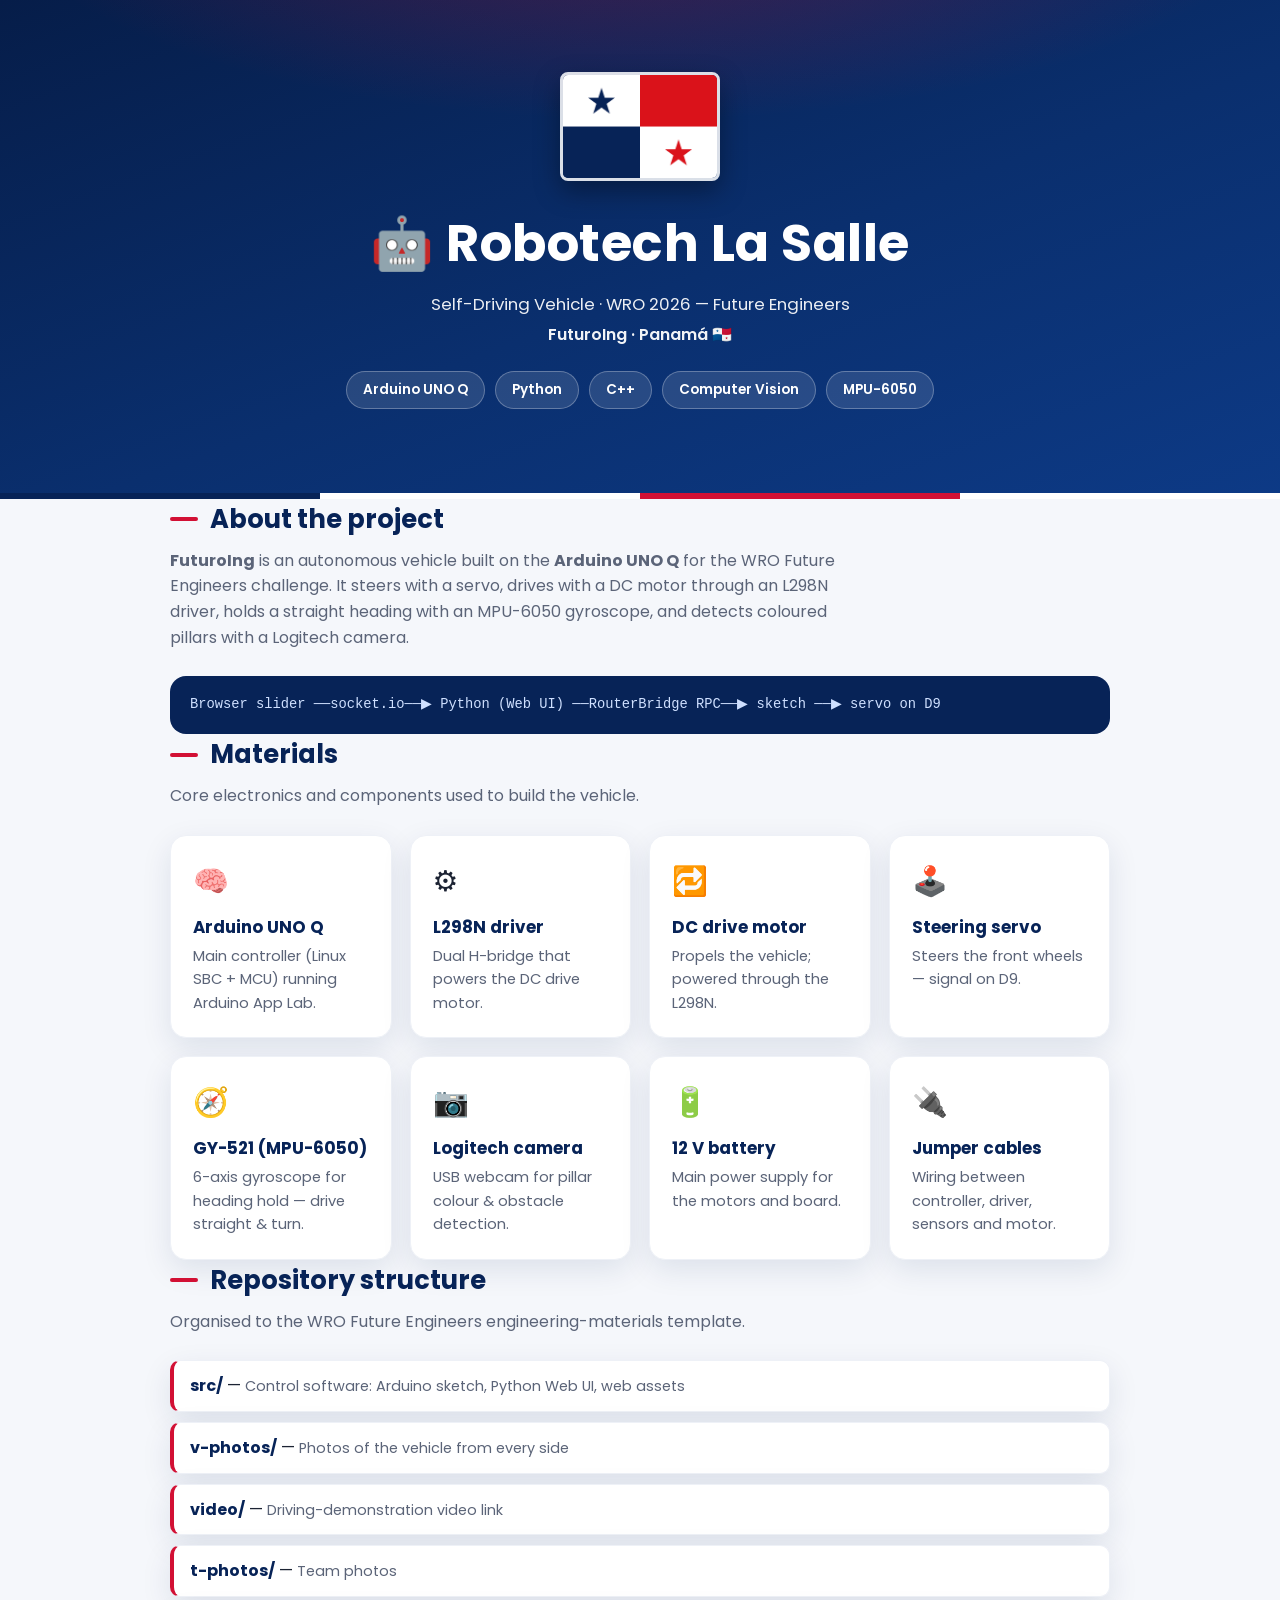
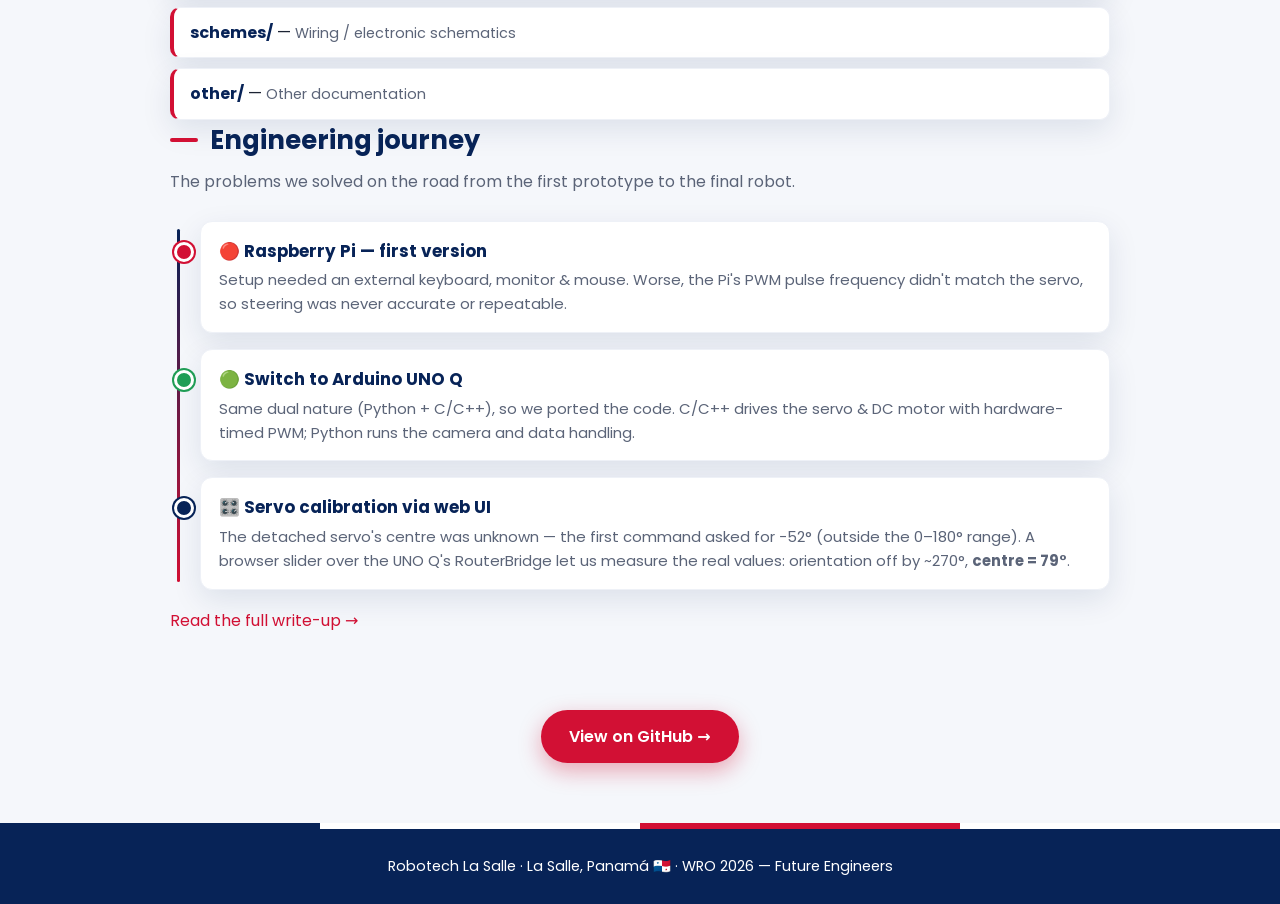
<file: docs/index.html>
<!DOCTYPE html>
<html lang="en">
<head>
  <meta charset="UTF-8" />
  <meta name="viewport" content="width=device-width, initial-scale=1.0" />
  <title>Robotech La Salle · FuturoIng — WRO 2026</title>
  <meta name="description" content="Robotech La Salle — FuturoIng autonomous vehicle for WRO 2026 Future Engineers. La Salle, Panamá." />
  <link rel="preconnect" href="https://fonts.googleapis.com" />
  <link rel="preconnect" href="https://fonts.gstatic.com" crossorigin />
  <link href="https://fonts.googleapis.com/css2?family=Poppins:wght@400;600;700&display=swap" rel="stylesheet" />
  <link rel="stylesheet" href="style.css" />
</head>
<body>

  <header class="hero">
    <img class="flag" src="panama-flag.png" alt="Bandera de Panamá" />
    <h1>🤖 Robotech La Salle</h1>
    <p class="tag">Self-Driving Vehicle · WRO 2026 — Future Engineers</p>
    <p class="loc">FuturoIng · Panamá 🇵🇦</p>
    <div class="pills">
      <span class="pill">Arduino UNO Q</span>
      <span class="pill">Python</span>
      <span class="pill">C++</span>
      <span class="pill">Computer Vision</span>
      <span class="pill">MPU-6050</span>
    </div>
  </header>

  <main>
    <section class="wrap">
      <h2 class="section-title">About the project</h2>
      <p class="lead">
        <strong>FuturoIng</strong> is an autonomous vehicle built on the
        <strong>Arduino UNO Q</strong> for the WRO Future Engineers challenge.
        It steers with a servo, drives with a DC motor through an L298N driver,
        holds a straight heading with an MPU-6050 gyroscope, and detects coloured
        pillars with a Logitech camera.
      </p>
      <div class="flow">Browser slider ──socket.io──▶ Python (Web UI) ──RouterBridge RPC──▶ sketch ──▶ servo on D9</div>
    </section>

    <section class="wrap">
      <h2 class="section-title">Materials</h2>
      <p class="lead">Core electronics and components used to build the vehicle.</p>
      <div class="grid">
        <div class="card"><div class="ico">🧠</div><h3>Arduino UNO Q</h3><p>Main controller (Linux SBC + MCU) running Arduino App Lab.</p></div>
        <div class="card"><div class="ico">⚙️</div><h3>L298N driver</h3><p>Dual H-bridge that powers the DC drive motor.</p></div>
        <div class="card"><div class="ico">🔁</div><h3>DC drive motor</h3><p>Propels the vehicle; powered through the L298N.</p></div>
        <div class="card"><div class="ico">🕹️</div><h3>Steering servo</h3><p>Steers the front wheels — signal on D9.</p></div>
        <div class="card"><div class="ico">🧭</div><h3>GY-521 (MPU-6050)</h3><p>6-axis gyroscope for heading hold — drive straight &amp; turn.</p></div>
        <div class="card"><div class="ico">📷</div><h3>Logitech camera</h3><p>USB webcam for pillar colour &amp; obstacle detection.</p></div>
        <div class="card"><div class="ico">🔋</div><h3>12 V battery</h3><p>Main power supply for the motors and board.</p></div>
        <div class="card"><div class="ico">🔌</div><h3>Jumper cables</h3><p>Wiring between controller, driver, sensors and motor.</p></div>
      </div>
    </section>

    <section class="wrap">
      <h2 class="section-title">Repository structure</h2>
      <p class="lead">Organised to the WRO Future Engineers engineering-materials template.</p>
      <ul class="tree">
        <li><b>src/</b> — <span>Control software: Arduino sketch, Python Web UI, web assets</span></li>
        <li><b>v-photos/</b> — <span>Photos of the vehicle from every side</span></li>
        <li><b>video/</b> — <span>Driving-demonstration video link</span></li>
        <li><b>t-photos/</b> — <span>Team photos</span></li>
        <li><b>schemes/</b> — <span>Wiring / electronic schematics</span></li>
        <li><b>other/</b> — <span>Other documentation</span></li>
      </ul>
    </section>

    <section class="wrap">
      <h2 class="section-title">Engineering journey</h2>
      <p class="lead">The problems we solved on the road from the first prototype to the final robot.</p>
      <div class="timeline">
        <div class="t-item bad">
          <h3>🔴 Raspberry Pi — first version</h3>
          <p>Setup needed an external keyboard, monitor &amp; mouse. Worse, the Pi's PWM pulse frequency didn't match the servo, so steering was never accurate or repeatable.</p>
        </div>
        <div class="t-item good">
          <h3>🟢 Switch to Arduino UNO Q</h3>
          <p>Same dual nature (Python + C/C++), so we ported the code. C/C++ drives the servo &amp; DC motor with hardware-timed PWM; Python runs the camera and data handling.</p>
        </div>
        <div class="t-item">
          <h3>🎛️ Servo calibration via web UI</h3>
          <p>The detached servo's centre was unknown — the first command asked for −52° (outside the 0–180° range). A browser slider over the UNO Q's RouterBridge let us measure the real values: orientation off by ~270°, <b>centre = 79°</b>.</p>
        </div>
      </div>
      <p class="lead" style="margin-top:18px">
        <a href="https://github.com/Okaymario268/Futuro-Ing-2026/blob/main/other/fabrication-challenges.md" target="_blank" rel="noopener">Read the full write-up →</a>
      </p>
    </section>

    <div class="cta">
      <a class="btn" href="https://github.com/Okaymario268/Futuro-Ing-2026" target="_blank" rel="noopener">View on GitHub →</a>
    </div>
  </main>

  <div class="flag-strip"></div>
  <footer>
    Robotech La Salle · La Salle, Panamá 🇵🇦 · WRO 2026 — Future Engineers
  </footer>

</body>
</html>
</file>
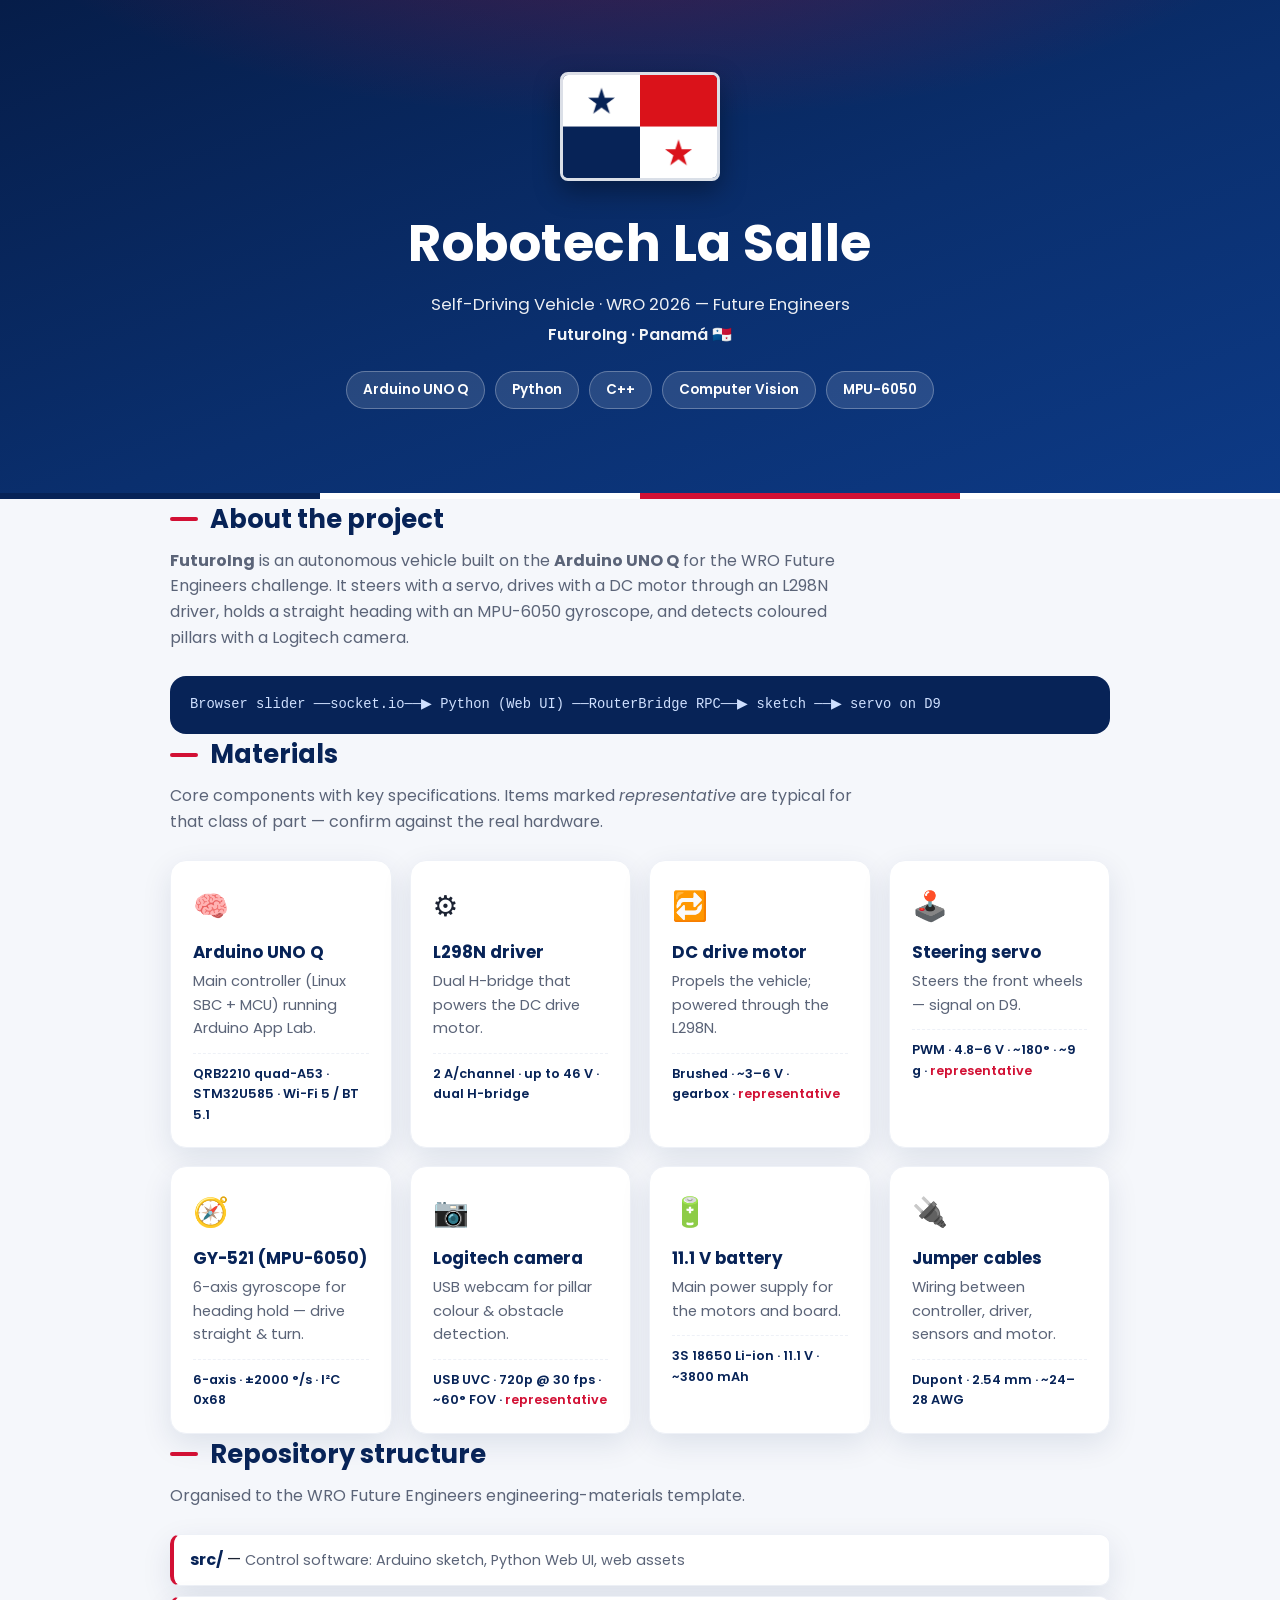
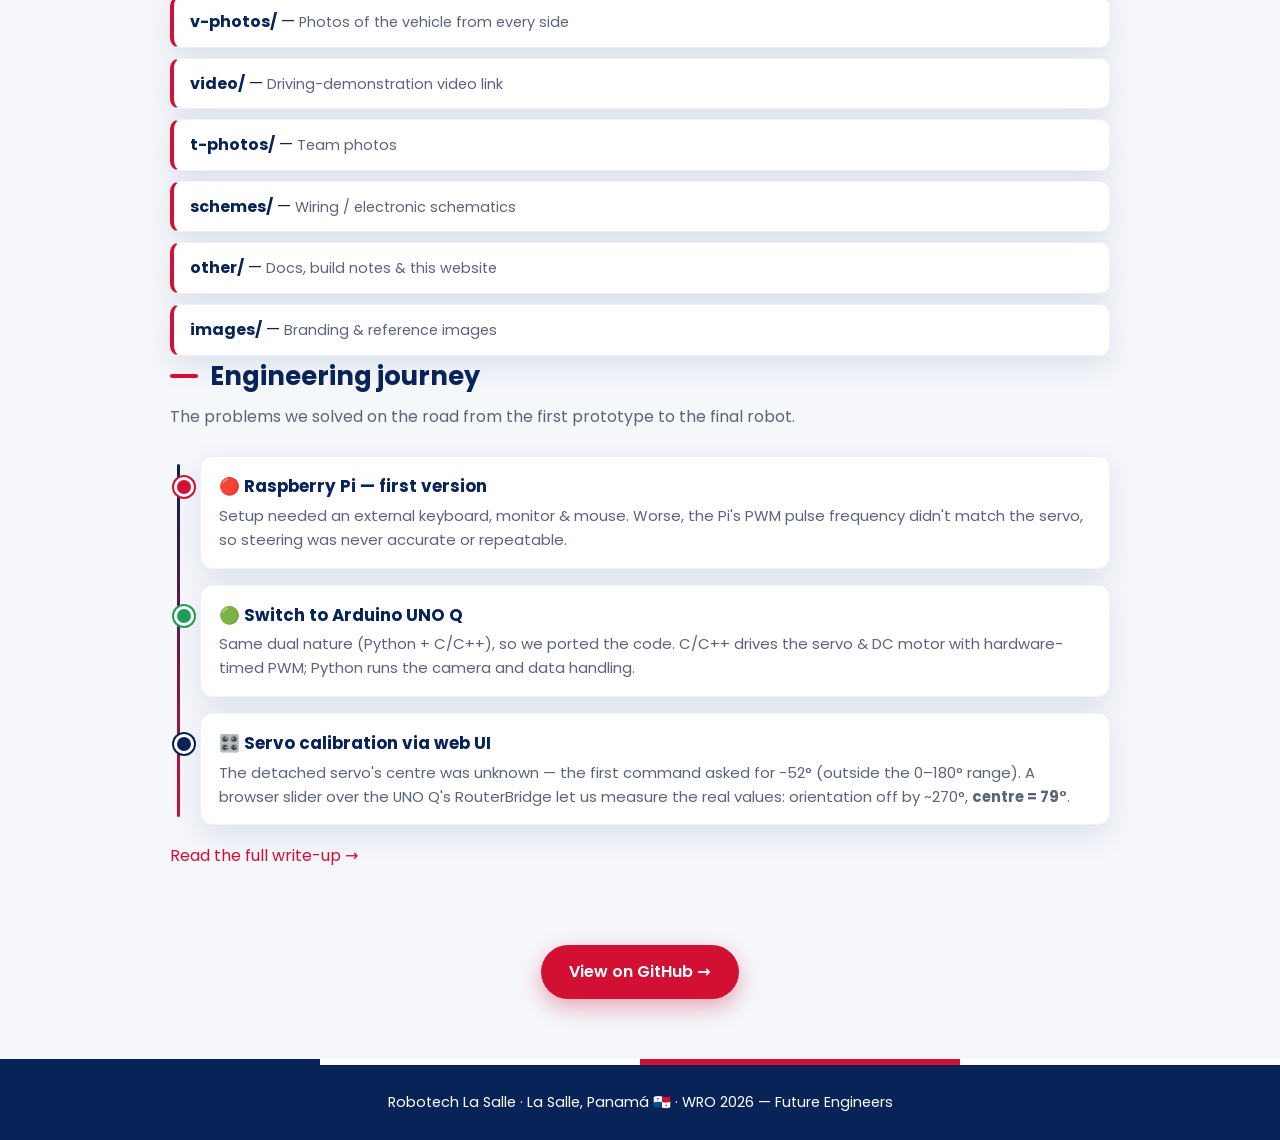
<file: other/docs/index.html>
<!DOCTYPE html>
<html lang="en">
<head>
  <meta charset="UTF-8" />
  <meta name="viewport" content="width=device-width, initial-scale=1.0" />
  <title>Robotech La Salle · FuturoIng — WRO 2026</title>
  <meta name="description" content="Robotech La Salle — FuturoIng autonomous vehicle for WRO 2026 Future Engineers. La Salle, Panamá." />
  <link rel="preconnect" href="https://fonts.googleapis.com" />
  <link rel="preconnect" href="https://fonts.gstatic.com" crossorigin />
  <link href="https://fonts.googleapis.com/css2?family=Poppins:wght@400;600;700&display=swap" rel="stylesheet" />
  <link rel="stylesheet" href="style.css" />
</head>
<body>

  <header class="hero">
    <img class="flag" src="panama-flag.png" alt="Bandera de Panamá" />
    <h1>Robotech La Salle</h1>
    <p class="tag">Self-Driving Vehicle · WRO 2026 — Future Engineers</p>
    <p class="loc">FuturoIng · Panamá 🇵🇦</p>
    <div class="pills">
      <span class="pill">Arduino UNO Q</span>
      <span class="pill">Python</span>
      <span class="pill">C++</span>
      <span class="pill">Computer Vision</span>
      <span class="pill">MPU-6050</span>
    </div>
  </header>

  <main>
    <section class="wrap">
      <h2 class="section-title">About the project</h2>
      <p class="lead">
        <strong>FuturoIng</strong> is an autonomous vehicle built on the
        <strong>Arduino UNO Q</strong> for the WRO Future Engineers challenge.
        It steers with a servo, drives with a DC motor through an L298N driver,
        holds a straight heading with an MPU-6050 gyroscope, and detects coloured
        pillars with a Logitech camera.
      </p>
      <div class="flow">Browser slider ──socket.io──▶ Python (Web UI) ──RouterBridge RPC──▶ sketch ──▶ servo on D9</div>
    </section>

    <section class="wrap">
      <h2 class="section-title">Materials</h2>
      <p class="lead">Core components with key specifications. Items marked <em>representative</em> are typical for that class of part — confirm against the real hardware.</p>
      <div class="grid">
        <div class="card"><div class="ico">🧠</div><h3>Arduino UNO Q</h3><p>Main controller (Linux SBC + MCU) running Arduino App Lab.</p><p class="spec">QRB2210 quad-A53 · STM32U585 · Wi-Fi 5 / BT 5.1</p></div>
        <div class="card"><div class="ico">⚙️</div><h3>L298N driver</h3><p>Dual H-bridge that powers the DC drive motor.</p><p class="spec">2 A/channel · up to 46 V · dual H-bridge</p></div>
        <div class="card"><div class="ico">🔁</div><h3>DC drive motor</h3><p>Propels the vehicle; powered through the L298N.</p><p class="spec">Brushed · ~3–6 V · gearbox · <em>representative</em></p></div>
        <div class="card"><div class="ico">🕹️</div><h3>Steering servo</h3><p>Steers the front wheels — signal on D9.</p><p class="spec">PWM · 4.8–6 V · ~180° · ~9 g · <em>representative</em></p></div>
        <div class="card"><div class="ico">🧭</div><h3>GY-521 (MPU-6050)</h3><p>6-axis gyroscope for heading hold — drive straight &amp; turn.</p><p class="spec">6-axis · ±2000 °/s · I²C 0x68</p></div>
        <div class="card"><div class="ico">📷</div><h3>Logitech camera</h3><p>USB webcam for pillar colour &amp; obstacle detection.</p><p class="spec">USB UVC · 720p @ 30 fps · ~60° FOV · <em>representative</em></p></div>
        <div class="card"><div class="ico">🔋</div><h3>11.1 V battery</h3><p>Main power supply for the motors and board.</p><p class="spec">3S 18650 Li-ion · 11.1 V · ~3800 mAh</p></div>
        <div class="card"><div class="ico">🔌</div><h3>Jumper cables</h3><p>Wiring between controller, driver, sensors and motor.</p><p class="spec">Dupont · 2.54 mm · ~24–28 AWG</p></div>
      </div>
    </section>

    <section class="wrap">
      <h2 class="section-title">Repository structure</h2>
      <p class="lead">Organised to the WRO Future Engineers engineering-materials template.</p>
      <ul class="tree">
        <li><b>src/</b> — <span>Control software: Arduino sketch, Python Web UI, web assets</span></li>
        <li><b>v-photos/</b> — <span>Photos of the vehicle from every side</span></li>
        <li><b>video/</b> — <span>Driving-demonstration video link</span></li>
        <li><b>t-photos/</b> — <span>Team photos</span></li>
        <li><b>schemes/</b> — <span>Wiring / electronic schematics</span></li>
        <li><b>other/</b> — <span>Docs, build notes &amp; this website</span></li>
        <li><b>images/</b> — <span>Branding &amp; reference images</span></li>
      </ul>
    </section>

    <section class="wrap">
      <h2 class="section-title">Engineering journey</h2>
      <p class="lead">The problems we solved on the road from the first prototype to the final robot.</p>
      <div class="timeline">
        <div class="t-item bad">
          <h3>🔴 Raspberry Pi — first version</h3>
          <p>Setup needed an external keyboard, monitor &amp; mouse. Worse, the Pi's PWM pulse frequency didn't match the servo, so steering was never accurate or repeatable.</p>
        </div>
        <div class="t-item good">
          <h3>🟢 Switch to Arduino UNO Q</h3>
          <p>Same dual nature (Python + C/C++), so we ported the code. C/C++ drives the servo &amp; DC motor with hardware-timed PWM; Python runs the camera and data handling.</p>
        </div>
        <div class="t-item">
          <h3>🎛️ Servo calibration via web UI</h3>
          <p>The detached servo's centre was unknown — the first command asked for −52° (outside the 0–180° range). A browser slider over the UNO Q's RouterBridge let us measure the real values: orientation off by ~270°, <b>centre = 79°</b>.</p>
        </div>
      </div>
      <p class="lead" style="margin-top:18px">
        <a href="https://github.com/Okaymario268/Futuro-Ing-2026/blob/main/other/fabrication-challenges.md" target="_blank" rel="noopener">Read the full write-up →</a>
      </p>
    </section>

    <div class="cta">
      <a class="btn" href="https://github.com/Okaymario268/Futuro-Ing-2026" target="_blank" rel="noopener">View on GitHub →</a>
    </div>
  </main>

  <div class="flag-strip"></div>
  <footer>
    Robotech La Salle · La Salle, Panamá 🇵🇦 · WRO 2026 — Future Engineers
  </footer>

</body>
</html>
</file>
<file: docs/style.css>
/* Robotech La Salle — FuturoIng · WRO 2026
   Palette based on the flag of Panamá (navy + red + white) */

:root {
  --red:   #d21034;
  --blue:  #072357;
  --blue2: #0d3a86;
  --ink:   #1c2333;
  --muted: #5b6478;
  --bg:    #f5f7fb;
  --card:  #ffffff;
  --line:  #eef1f7;
  --shadow: 0 10px 30px rgba(7, 35, 87, .10);
  --radius: 16px;
}

* { box-sizing: border-box; margin: 0; padding: 0; }
html { scroll-behavior: smooth; }
body {
  font-family: 'Poppins', system-ui, -apple-system, 'Segoe UI', Roboto, sans-serif;
  color: var(--ink);
  background: var(--bg);
  line-height: 1.6;
}
img { max-width: 100%; display: block; }
a { color: var(--red); text-decoration: none; }

/* ---------- Hero ---------- */
.hero {
  position: relative;
  text-align: center;
  color: #fff;
  padding: 72px 20px 90px;
  background:
    radial-gradient(1100px 400px at 50% -120px, rgba(210, 16, 52, .35), transparent 60%),
    linear-gradient(160deg, #061d49 0%, #0a2f6e 55%, var(--blue2) 100%);
  overflow: hidden;
}
.hero::after {
  content: "";
  position: absolute; left: 0; right: 0; bottom: 0; height: 6px;
  background: linear-gradient(90deg,
    var(--blue) 0 25%, #fff 25% 50%, var(--red) 50% 75%, #fff 75% 100%);
}
.flag {
  width: 160px; margin: 0 auto 22px;
  border-radius: 8px;
  border: 3px solid rgba(255, 255, 255, .85);
  box-shadow: 0 10px 26px rgba(0, 0, 0, .35);
}
.hero h1 { font-size: clamp(2rem, 5vw, 3.2rem); font-weight: 700; letter-spacing: .5px; }
.hero .tag { font-size: 1.05rem; opacity: .92; margin-top: 6px; }
.hero .loc { margin-top: 4px; font-weight: 600; opacity: .95; }

.pills { margin-top: 24px; display: flex; gap: 10px; justify-content: center; flex-wrap: wrap; }
.pill {
  background: rgba(255, 255, 255, .12);
  border: 1px solid rgba(255, 255, 255, .28);
  padding: 7px 16px; border-radius: 999px;
  font-size: .85rem; font-weight: 600;
}

/* ---------- Layout ---------- */
.wrap { max-width: 980px; margin: 0 auto; padding: 0 20px; }
section { padding: 56px 0; }
.section-title {
  font-size: 1.6rem; font-weight: 700; color: var(--blue);
  display: flex; align-items: center; gap: 12px; margin-bottom: 8px;
}
.section-title::before {
  content: ""; width: 28px; height: 4px; background: var(--red); border-radius: 2px;
}
.lead { color: var(--muted); margin-bottom: 26px; max-width: 70ch; }

/* ---------- Cards ---------- */
.grid { display: grid; grid-template-columns: repeat(auto-fit, minmax(220px, 1fr)); gap: 18px; }
.card {
  background: var(--card); border: 1px solid var(--line); border-radius: var(--radius);
  padding: 22px; box-shadow: var(--shadow);
  transition: transform .15s ease, box-shadow .15s ease;
}
.card:hover { transform: translateY(-4px); box-shadow: 0 16px 40px rgba(7, 35, 87, .16); }
.card .ico { font-size: 1.8rem; }
.card h3 { margin: 10px 0 4px; font-size: 1.05rem; color: var(--blue); }
.card p { color: var(--muted); font-size: .92rem; }

/* ---------- Flow diagram ---------- */
.flow {
  background: var(--blue); color: #cfe0ff; border-radius: var(--radius);
  padding: 18px 20px; margin-top: 8px;
  font-family: ui-monospace, Menlo, Consolas, monospace; font-size: .86rem;
  overflow-x: auto;
}

/* ---------- Structure list ---------- */
.tree { list-style: none; display: grid; gap: 10px; }
.tree li {
  background: #fff; border: 1px solid var(--line); border-left: 4px solid var(--red);
  border-radius: 10px; padding: 12px 16px; box-shadow: var(--shadow);
}
.tree li b { color: var(--blue); }
.tree li span { color: var(--muted); font-size: .9rem; }

/* ---------- Timeline ---------- */
.timeline { position: relative; margin-top: 12px; padding-left: 30px; }
.timeline::before {
  content: ""; position: absolute; left: 7px; top: 8px; bottom: 8px; width: 3px;
  background: linear-gradient(var(--blue), var(--red)); border-radius: 2px;
}
.t-item {
  position: relative; background: #fff; border: 1px solid var(--line);
  border-radius: 12px; padding: 16px 18px; margin-bottom: 16px; box-shadow: var(--shadow);
}
.t-item::before {
  content: ""; position: absolute; left: -27px; top: 20px;
  width: 14px; height: 14px; border-radius: 50%;
  background: var(--blue); border: 3px solid #fff; box-shadow: 0 0 0 2px var(--blue);
}
.t-item.bad::before  { background: var(--red);    box-shadow: 0 0 0 2px var(--red); }
.t-item.good::before { background: #1f9d55;        box-shadow: 0 0 0 2px #1f9d55; }
.t-item h3 { color: var(--blue); font-size: 1.05rem; margin-bottom: 4px; }
.t-item p  { color: var(--muted); font-size: .93rem; }

/* ---------- CTA ---------- */
.cta { text-align: center; padding: 50px 0 60px; }
.btn {
  display: inline-block; background: var(--red); color: #fff; font-weight: 600;
  padding: 14px 28px; border-radius: 999px;
  box-shadow: 0 8px 22px rgba(210, 16, 52, .35);
  transition: transform .15s ease, filter .15s ease;
}
.btn:hover { transform: translateY(-2px); filter: brightness(1.06); }

/* ---------- Footer ---------- */
.flag-strip {
  height: 6px;
  background: linear-gradient(90deg,
    var(--blue) 0 25%, #fff 25% 50%, var(--red) 50% 75%, #fff 75% 100%);
}
footer { text-align: center; color: #fff; background: var(--blue); padding: 26px 20px; font-size: .9rem; }

@media (max-width: 600px) {
  .hero { padding: 56px 16px 72px; }
  .flag { width: 120px; }
  section { padding: 42px 0; }
}
</file>
<file: other/docs/style.css>
/* Robotech La Salle — FuturoIng · WRO 2026
   Palette based on the flag of Panamá (navy + red + white) */

:root {
  --red:   #d21034;
  --blue:  #072357;
  --blue2: #0d3a86;
  --ink:   #1c2333;
  --muted: #5b6478;
  --bg:    #f5f7fb;
  --card:  #ffffff;
  --line:  #eef1f7;
  --shadow: 0 10px 30px rgba(7, 35, 87, .10);
  --radius: 16px;
}

* { box-sizing: border-box; margin: 0; padding: 0; }
html { scroll-behavior: smooth; }
body {
  font-family: 'Poppins', system-ui, -apple-system, 'Segoe UI', Roboto, sans-serif;
  color: var(--ink);
  background: var(--bg);
  line-height: 1.6;
}
img { max-width: 100%; display: block; }
a { color: var(--red); text-decoration: none; }

/* ---------- Hero ---------- */
.hero {
  position: relative;
  text-align: center;
  color: #fff;
  padding: 72px 20px 90px;
  background:
    radial-gradient(1100px 400px at 50% -120px, rgba(210, 16, 52, .35), transparent 60%),
    linear-gradient(160deg, #061d49 0%, #0a2f6e 55%, var(--blue2) 100%);
  overflow: hidden;
}
.hero::after {
  content: "";
  position: absolute; left: 0; right: 0; bottom: 0; height: 6px;
  background: linear-gradient(90deg,
    var(--blue) 0 25%, #fff 25% 50%, var(--red) 50% 75%, #fff 75% 100%);
}
.flag {
  width: 160px; margin: 0 auto 22px;
  border-radius: 8px;
  border: 3px solid rgba(255, 255, 255, .85);
  box-shadow: 0 10px 26px rgba(0, 0, 0, .35);
}
.hero h1 { font-size: clamp(2rem, 5vw, 3.2rem); font-weight: 700; letter-spacing: .5px; }
.hero .tag { font-size: 1.05rem; opacity: .92; margin-top: 6px; }
.hero .loc { margin-top: 4px; font-weight: 600; opacity: .95; }

.pills { margin-top: 24px; display: flex; gap: 10px; justify-content: center; flex-wrap: wrap; }
.pill {
  background: rgba(255, 255, 255, .12);
  border: 1px solid rgba(255, 255, 255, .28);
  padding: 7px 16px; border-radius: 999px;
  font-size: .85rem; font-weight: 600;
}

/* ---------- Layout ---------- */
.wrap { max-width: 980px; margin: 0 auto; padding: 0 20px; }
section { padding: 56px 0; }
.section-title {
  font-size: 1.6rem; font-weight: 700; color: var(--blue);
  display: flex; align-items: center; gap: 12px; margin-bottom: 8px;
}
.section-title::before {
  content: ""; width: 28px; height: 4px; background: var(--red); border-radius: 2px;
}
.lead { color: var(--muted); margin-bottom: 26px; max-width: 70ch; }

/* ---------- Cards ---------- */
.grid { display: grid; grid-template-columns: repeat(auto-fit, minmax(220px, 1fr)); gap: 18px; }
.card {
  background: var(--card); border: 1px solid var(--line); border-radius: var(--radius);
  padding: 22px; box-shadow: var(--shadow);
  transition: transform .15s ease, box-shadow .15s ease;
}
.card:hover { transform: translateY(-4px); box-shadow: 0 16px 40px rgba(7, 35, 87, .16); }
.card .ico { font-size: 1.8rem; }
.card h3 { margin: 10px 0 4px; font-size: 1.05rem; color: var(--blue); }
.card p { color: var(--muted); font-size: .92rem; }
.card .spec {
  margin-top: 12px; padding-top: 10px; border-top: 1px dashed var(--line);
  color: var(--blue); font-size: .8rem; font-weight: 600;
}
.card .spec em { color: var(--red); font-style: normal; }

/* ---------- Flow diagram ---------- */
.flow {
  background: var(--blue); color: #cfe0ff; border-radius: var(--radius);
  padding: 18px 20px; margin-top: 8px;
  font-family: ui-monospace, Menlo, Consolas, monospace; font-size: .86rem;
  overflow-x: auto;
}

/* ---------- Structure list ---------- */
.tree { list-style: none; display: grid; gap: 10px; }
.tree li {
  background: #fff; border: 1px solid var(--line); border-left: 4px solid var(--red);
  border-radius: 10px; padding: 12px 16px; box-shadow: var(--shadow);
}
.tree li b { color: var(--blue); }
.tree li span { color: var(--muted); font-size: .9rem; }

/* ---------- Timeline ---------- */
.timeline { position: relative; margin-top: 12px; padding-left: 30px; }
.timeline::before {
  content: ""; position: absolute; left: 7px; top: 8px; bottom: 8px; width: 3px;
  background: linear-gradient(var(--blue), var(--red)); border-radius: 2px;
}
.t-item {
  position: relative; background: #fff; border: 1px solid var(--line);
  border-radius: 12px; padding: 16px 18px; margin-bottom: 16px; box-shadow: var(--shadow);
}
.t-item::before {
  content: ""; position: absolute; left: -27px; top: 20px;
  width: 14px; height: 14px; border-radius: 50%;
  background: var(--blue); border: 3px solid #fff; box-shadow: 0 0 0 2px var(--blue);
}
.t-item.bad::before  { background: var(--red);    box-shadow: 0 0 0 2px var(--red); }
.t-item.good::before { background: #1f9d55;        box-shadow: 0 0 0 2px #1f9d55; }
.t-item h3 { color: var(--blue); font-size: 1.05rem; margin-bottom: 4px; }
.t-item p  { color: var(--muted); font-size: .93rem; }

/* ---------- CTA ---------- */
.cta { text-align: center; padding: 50px 0 60px; }
.btn {
  display: inline-block; background: var(--red); color: #fff; font-weight: 600;
  padding: 14px 28px; border-radius: 999px;
  box-shadow: 0 8px 22px rgba(210, 16, 52, .35);
  transition: transform .15s ease, filter .15s ease;
}
.btn:hover { transform: translateY(-2px); filter: brightness(1.06); }

/* ---------- Footer ---------- */
.flag-strip {
  height: 6px;
  background: linear-gradient(90deg,
    var(--blue) 0 25%, #fff 25% 50%, var(--red) 50% 75%, #fff 75% 100%);
}
footer { text-align: center; color: #fff; background: var(--blue); padding: 26px 20px; font-size: .9rem; }

@media (max-width: 600px) {
  .hero { padding: 56px 16px 72px; }
  .flag { width: 120px; }
  section { padding: 42px 0; }
}
</file>
